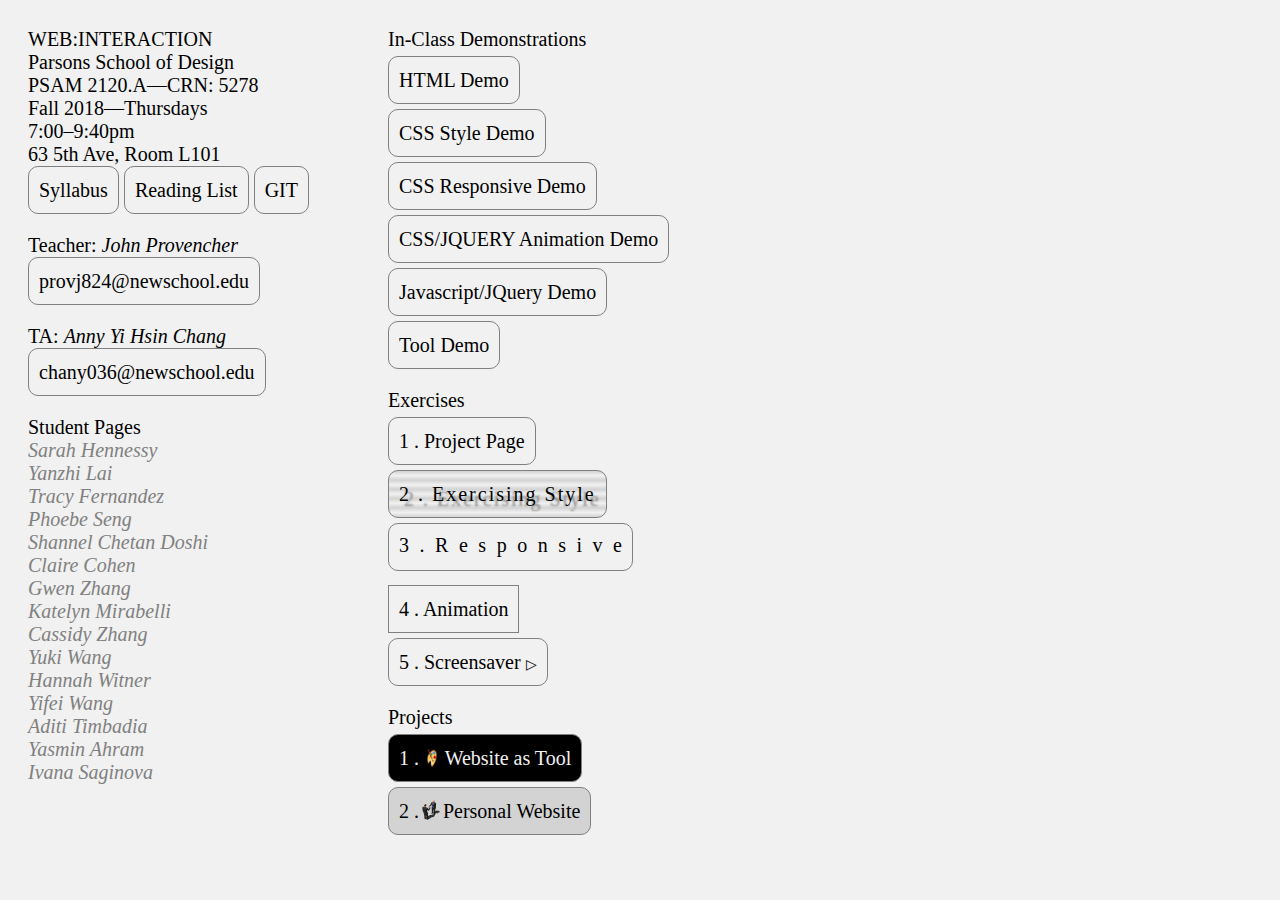
<file: index.html>
<!DOCTYPE html>
<html>
    <head>
    <meta name="viewport" content="width=device-width, initial-scale=1.0">
    <link rel="stylesheet" type="text/css" href="main.css">
        <style>
        



li {
        list-style: none;
        margin-left: 0;
        padding: 0;
}
            
            ol li{
                margin: 0;
                padding-left: 0;
            }
            ol {
                margin-top: 0;
            }
            ul {
                padding-bottom: 40px;
            }
        </style>

        <meta charset="utf-8">
        <title>Fall 2018 WEB:INTERACTION</title>
    </head>
    <body>
        <div id="container">
            <div class="section">

        <p>WEB:INTERACTION <br>
        Parsons School of Design<br>
        PSAM 2120.A—CRN: 5278 <br>
        Fall 2018—Thursdays<br>7:00–9:40pm <br>
        63 5th Ave, Room L101
        <br>
        <a href="pdfs/interactionfall2018.pdf" download><button>Syllabus</button></a><a href="pdfs/readings.pdf" download><button>Reading List</button></a><a href="https://github.com/johnp5210/interactivefall2018"><button>GIT</button></a>
        </p>
                
                <div id="contact">
            <p>
                Teacher: <i>John Provencher</i>
            <a href="mailto:provj824@newschool.edu?Subject=No%20subject" target="_top"><br><button>provj824@newschool.edu</button></a>
        </p>
            
         <p>
             TA: <i>Anny Yi Hsin Chang</i>
            <a href="mailto:chany036@newschool.edu?Subject=No%20subject" target="_top"><br><button>chany036@newschool.edu</button></a>
        </p>
            </div>
                
                         <ul>
            <p>Student Pages</p>
             <li><i><a href="https://sarahhennessy17.github.io/webf2018_SarahHennessy/" target = "blank">Sarah Hennessy</a></i></li>
             <li><i><a href="https://laiy053.github.io/webf2018_ylai/" target = "blank">Yanzhi Lai</a></i></li>
             <li><i><a href="https://fernt877.github.io/webf2018_fernandez/" target = "blank">Tracy Fernandez</a></i></li>
             <li><i><a href="https://tsenp811.github.io/webf_phoebetseng/" target = "blank">Phoebe Seng</a></i></li>
             <li><i><a href="https://shanneldoshi.github.io/webf2018_shanneldoshi/" target = "blank">Shannel Chetan Doshi</a></i></li>
             <li><i><a href="https://clairecoxo.github.io/web2018_clairecohen/" target = "blank">Claire Cohen</a></i></li>
             <li><i><a href="https://abitofgwen.github.io/webf2018_gwenzhang/index.html" target = "blank">Gwen Zhang</a></i></li>
             <li><i><a href="http://www.katelynmirabelli.com/web2018_MirabelliKatelyn/" target = "blank">Katelyn Mirabelli</a></i></li>
             <li><i><a href="https://c34zhang.github.io/web2018_cassidyzhang/" target = "blank">Cassidy Zhang</a></i></li>
             <li><i><a href="https://yifeiwang113.github.io/web2018_yukiwang/" target = "blank">Yuki Wang</a></i></li>
             <li><i><a href="https://gizzimoto.github.io/web_f2018_hannah/" target = "blank">
                Hannah Witner</a></i></li>
             <li><i><a href="https://yfwaaang.github.io/yf19web/index.html" target = "blank">Yifei Wang</a></i></li>
              <li><i><a href="https://adititimbadia.github.io/Web_FA18_Aditi_2/" target = "blank">
                  Aditi Timbadia</a></i></li>
             <li><i><a href="https://yasahram.github.io/webf2018_yasminahram/" target = "blank">
                  Yasmin Ahram</a></i></li>
                         <li><i><a href="https://ivanasaginova.github.io/web2018_ivanasaginova/" target = "blank">
                  Ivana Saginova</a></i></li>                 
            


        </ul>
                
                </div>
            
    <div class="section">

         <ol >
            <p>In-Class Demonstrations</p>
            <li><a href="demonstration_1/index.html"><button>HTML Demo</button></a></li>
            <li><a href="demonstration_2/index.html"><button>CSS Style Demo</button></a></li>
            <li><a href="demonstration_3/index.html"><button>CSS Responsive Demo</button></a></li>
            <li><a href="demonstration_4/index.html"><button>CSS/JQUERY Animation Demo</button></a></li>
            <li><a href="demonstration_5/index.html"><button>Javascript/JQuery Demo</button></a></li>
            <li><a href="demonstration_6/index.html"><button>Tool Demo</button></a></li>

        </ol>
        
        
        <ol>
            <p>Exercises</p>
            <li><a href="excercise_1/index.html"><button>1 . Project Page</button></a></li>
            <li id="style"><a href="excercise_2/index.html"><button><p>2 . Exercising Style<p></button></a></li>
            <li id="responsive"><a href="excercise_3/index.html"><button>3 . R e s p o n s i v e</button></a></li>
            <li id="animation"><a href="excercise_4/index.html"><button><p>4 . Animation<p></button></a></li>
            <li id="song"><a href="excercise_5/index.html"><button><p>5 . Screensaver <span style="font-size:14px">▷</span><p></button></a></li>


        </ol>
            
            
         <ol style="margin-bottom:50px">
            <p>Projects</p>
             <li id="tool"><a href="project_1/index.html"><button><p> 1 . <span class="emoji">            <img src="tool.gif">
</span> Website as Tool <p></button></a></li>
             
            <li id="identity"><a href="project_2/index.html"><button><p> 2 . <span class="emoji">            <img src="personal.gif">
</span> Personal Website <p></button></a></li>

        </ol>
            
            

      
        

      </div>  
        

        

        </div>
    </body>
</html>
</file>
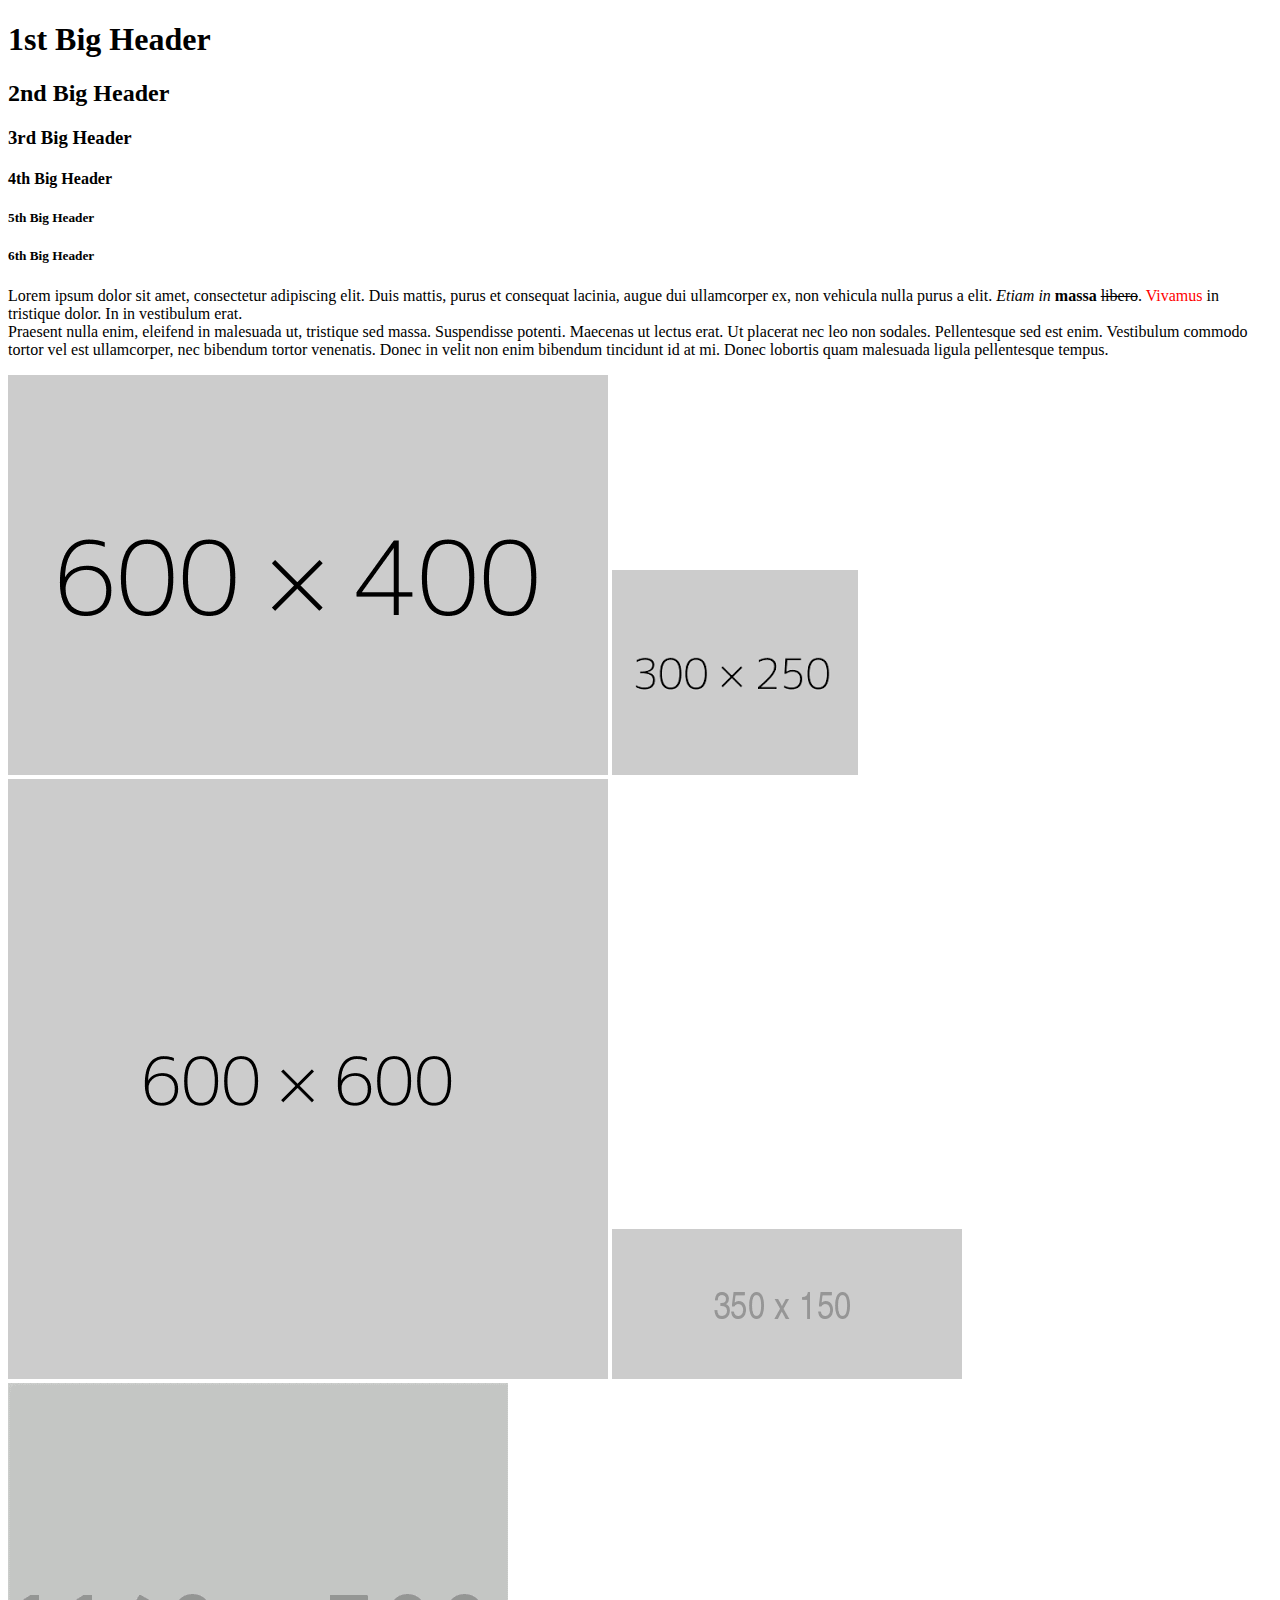
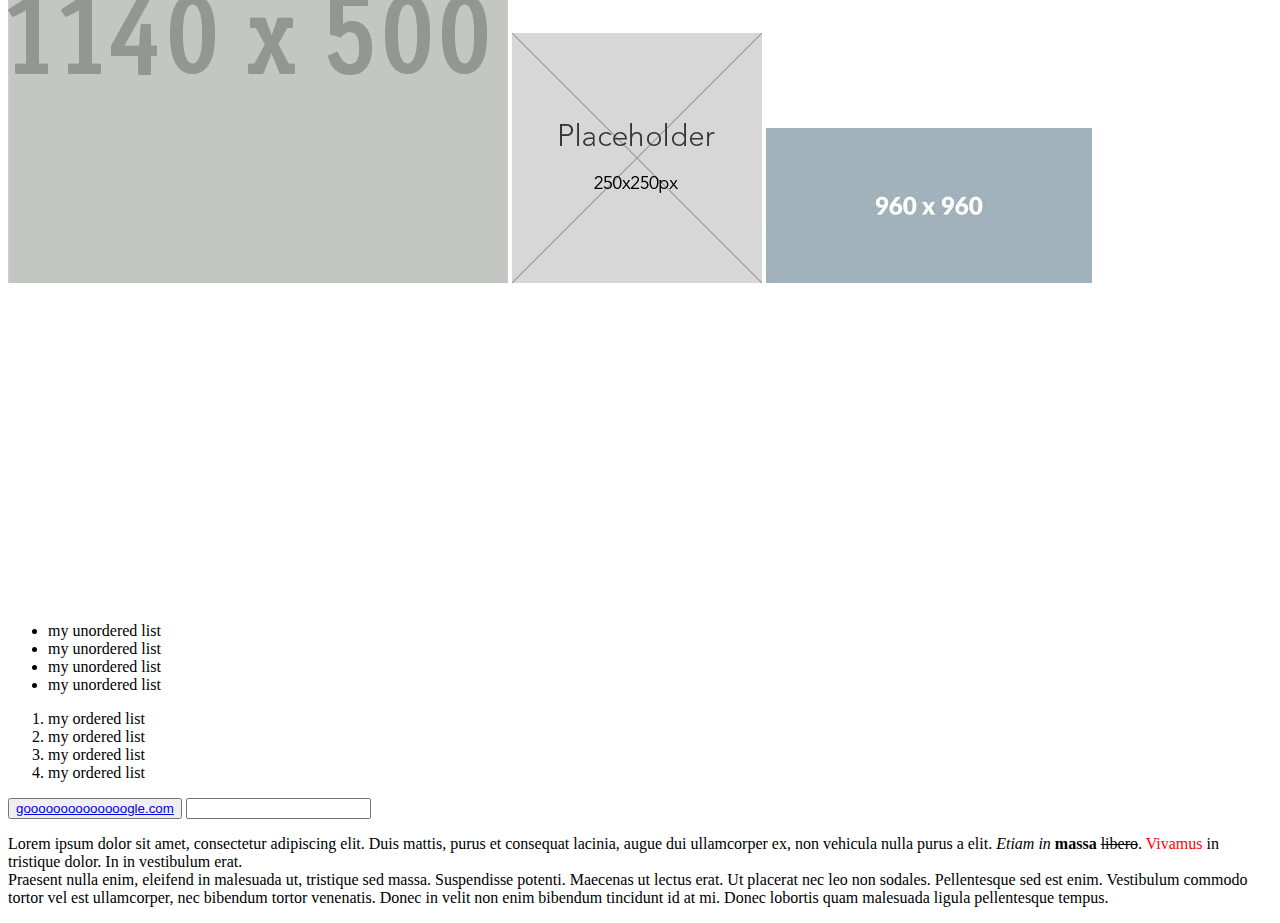
<file: demonstration_1/index.html>
<!DOCTYPE html>
<html>
    <head>
        <title>John's Awesome Site</title>
        
    <style>

    </style>
        
    </head>

    <body>
        <div id="container">
        <div>
        <h1>1st Big Header</h1>
        <h2>2nd Big Header</h2>
        <h3>3rd Big Header</h3>
        <h4 class="redRectangle">4th Big Header</h4>
        <h5>5th Big Header</h5>
        <h5>6th Big Header</h5>
        </div>
        
        <div id="topRectangle" class="redRectangle"></div>
        <div  class="redRectangle"></div>
  
        <p>Lorem ipsum dolor sit amet, consectetur adipiscing elit. Duis mattis, purus et consequat lacinia, augue dui ullamcorper ex, non vehicula nulla purus a elit. <i>Etiam</i> <em>in</em> <b>massa</b> <strike>libero</strike>. <span style="color: red">Vivamus</span> in tristique dolor. In in vestibulum erat. <br> Praesent nulla enim, eleifend in malesuada ut, tristique sed massa. Suspendisse potenti. Maecenas ut lectus erat. Ut placerat nec leo non sodales. Pellentesque sed est enim. Vestibulum commodo tortor vel est ullamcorper, nec bibendum tortor venenatis. Donec in velit non enim bibendum tincidunt id at mi. Donec lobortis quam malesuada ligula pellentesque tempus.</p>
        
            
            
        <img src="imgs/image1.png">
        <img src="imgs/image2.png">
        <img src="imgs/image3.png">
        <img src="imgs/image4.png">
        <img src="imgs/image5.gif">
        <img src="imgs/image6.png">
        <img src="imgs/image7.jpeg">
        <iframe width="560" height="315" src="https://www.youtube.com/embed/XQu8TTBmGhA" frameborder="0" allow="autoplay; encrypted-media" allowfullscreen></iframe>
     
        
        <ul> 
            <li>my unordered list</li>
            <li>my unordered list</li>
            <li>my unordered list</li>
            <li>my unordered list</li>

        </ul>
        
        <ol> 
            <li>my ordered list</li>
            <li>my ordered list</li>
            <li>my ordered list</li>
            <li>my ordered list</li>
        </ol>
        
        <button><a href="https://www.google.com/">goooooooooooooogle.com</a>
        </button>
        
        <input type="list" list="colors">
        
        <datalist id="colors">
            <option value="red"></option>
            <option value="green"></option>
            <option value="blue"></option>
        </datalist>
        
           <p>Lorem ipsum dolor sit amet, consectetur adipiscing elit. Duis mattis, purus et consequat lacinia, augue dui ullamcorper ex, non vehicula nulla purus a elit. <i>Etiam</i> <em>in</em> <b>massa</b> <strike>libero</strike>. <span style="color: red">Vivamus</span> in tristique dolor. In in vestibulum erat. <br> Praesent nulla enim, eleifend in malesuada ut, tristique sed massa. Suspendisse potenti. Maecenas ut lectus erat. Ut placerat nec leo non sodales. Pellentesque sed est enim. Vestibulum commodo tortor vel est ullamcorper, nec bibendum tortor venenatis. Donec in velit non enim bibendum tincidunt id at mi. Donec lobortis quam malesuada ligula pellentesque tempus.</p> 
</div>
    </body>
</html>
</file>
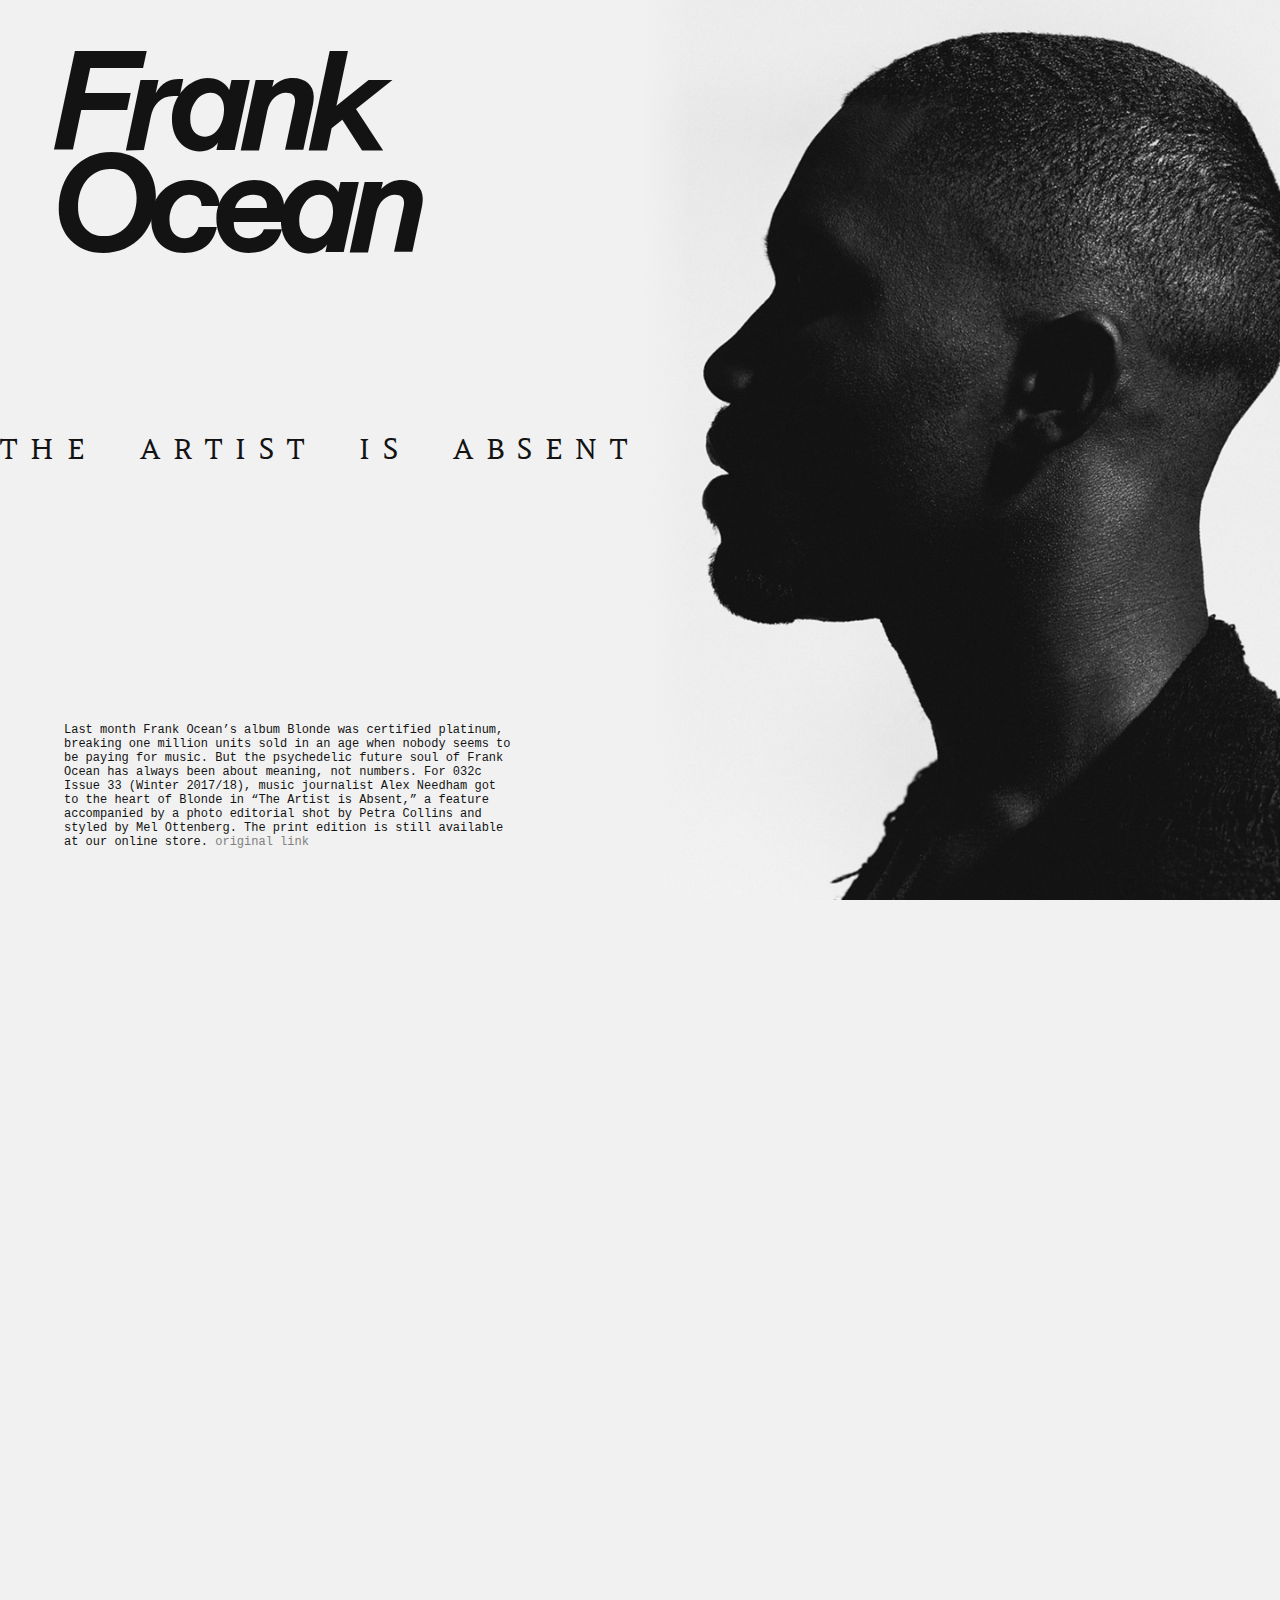
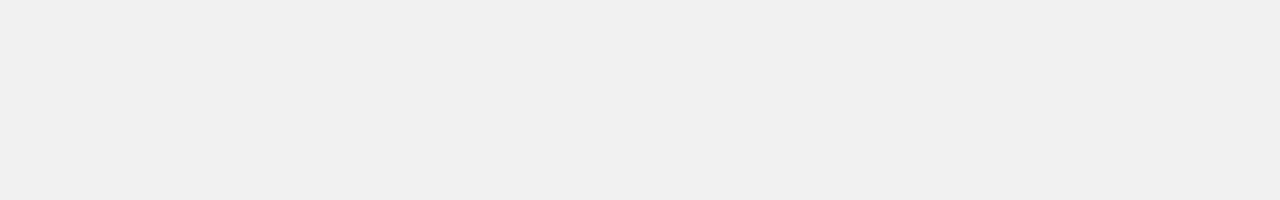
<file: demonstration_3/index.html>
<!DOCTYPE html>

<html>
<head>
    <meta name="viewport" content="width=device-width, user-scalable=no">
	<meta charset="utf-8">
    <link rel="stylesheet" type="text/css" href="main.css">
    <link href="https://fonts.googleapis.com/css?family=Amethysta" rel="stylesheet">

	<title>Demonstration #3</title>
</head>
<body>
	<div id="container">
		<div class="half">
			<h1>Frank Ocean</h1>
 			<h2>The Artist is Absent</h2>
            <p>Last month Frank Ocean’s album Blonde was certified platinum, breaking one million units sold in an age when nobody seems to be paying for music. But the psychedelic future soul of Frank Ocean has always been about meaning, not numbers. For 032c Issue 33 (Winter 2017/18), music journalist Alex Needham got to the heart of Blonde in “The Artist is Absent,” a feature accompanied by a photo editorial shot by Petra Collins and styled by Mel Ottenberg. The print edition is still available at our online store. <a href="https://032c.com/frank-ocean-the-artist-is-absent-2">original link</a></p>
		</div>
		<div class="half">
			<div id="gradient">
			</div>
			<div id="picture">
			</div>
		</div>
	</div>
</body>
</html>
</file>
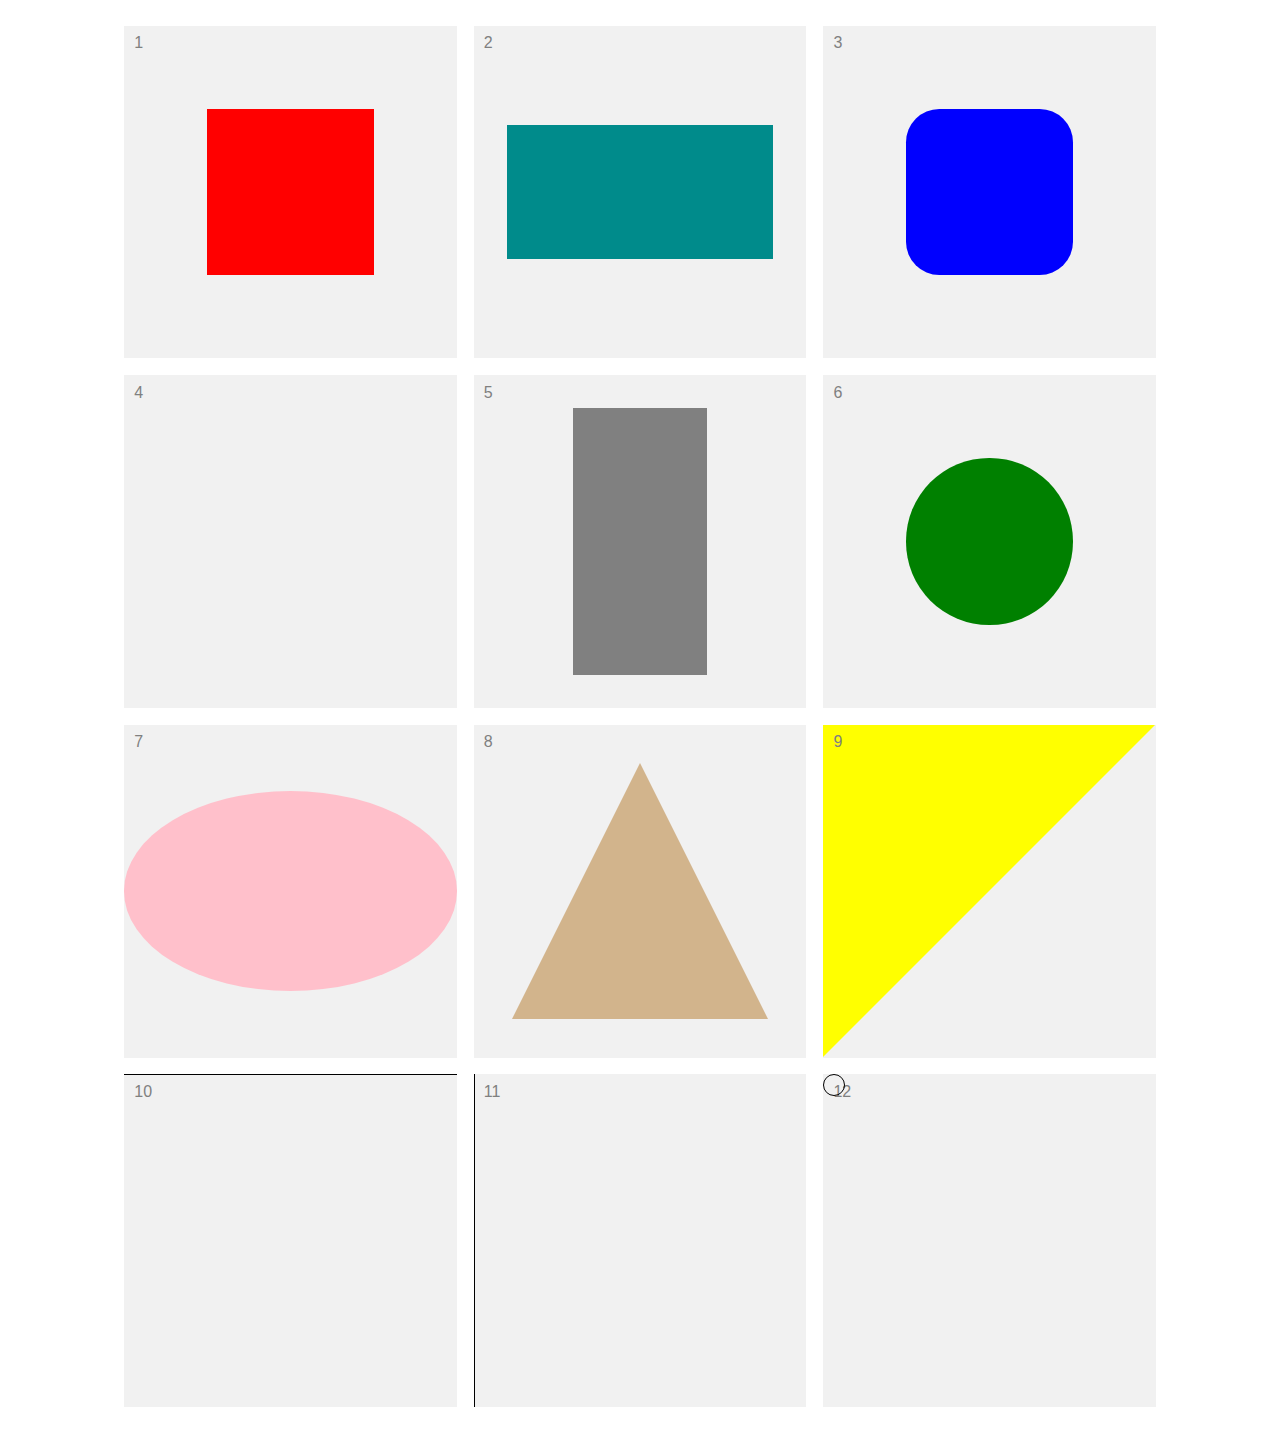
<file: demonstration_4/index.html>
<!DOCTYPE html>

<html>
<head>
<meta name="viewport" content="width=device-width, initial-scale=0">
	<meta charset="utf-8">
    <link rel="stylesheet" type="text/css" href="main.css">
        <script src="https://ajax.googleapis.com/ajax/libs/jquery/3.3.1/jquery.min.js"></script>

    <script src="scripts.js"></script>

	<title>Demonstration #4</title>
</head>
<body>
	<div id="container">
        <div class="grid"><p>1</p><div id="square"></div></div>
    <div class="grid"><p>2</p><div id="rectangle"></div></div>
    <div class="grid"><p>3</p><div id="roundedSquare"></div></div>
    <div class="grid"><p>4</p><div id="full"></div></div>
    <div class="grid"><p>5</p><div id="tallRectangle"></div></div>
    <div class="grid"><p>6</p><div id="circle"></div></div>
    <div class="grid"><p>7</p><div id="oval"></div></div>
    <div class="grid"><p>8</p><div id="triangle"></div></div>
    <div class="grid"><p>9</p><div id="cross"></div></div>
    <div class="grid" id="mouseY"><p>10</p><div id="lineX"></div></div>
    <div class="grid" id="mouseX"><p>11</p><div id="lineY"></div></div>
    <div class="grid" id="mouse"><p>12</p><div id="dot"></div></div>

	</div>
</body>
</html>
</file>
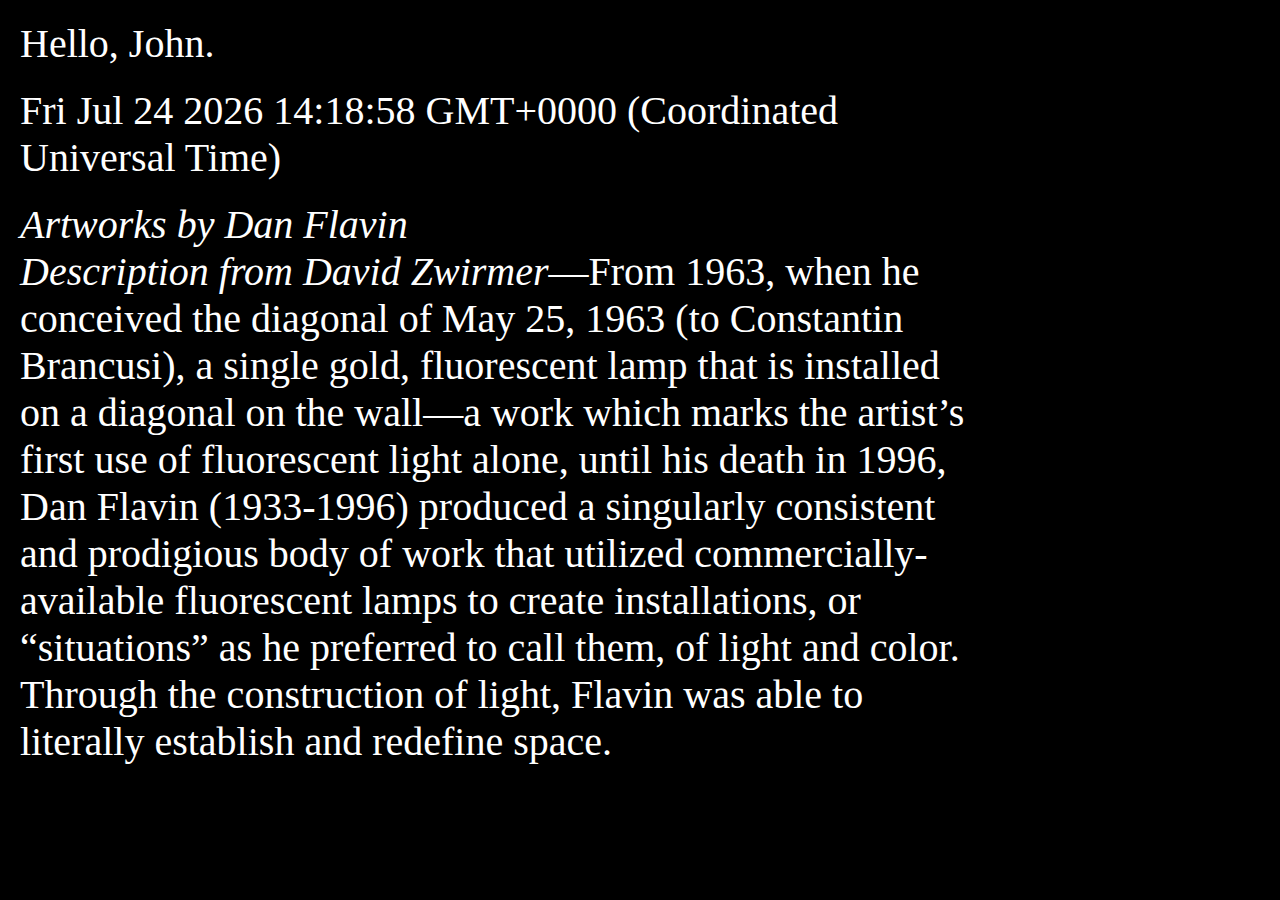
<file: demonstration_5/index.html>
<!DOCTYPE html>
<html>
<head>
<meta name="viewport" content="width=device-width, initial-scale=0">
<meta charset="utf-8">
<title>Demonstration #5</title>
<link rel="stylesheet" type="text/css" href="main.css">
<script src="https://ajax.googleapis.com/ajax/libs/jquery/3.3.1/jquery.min.js"></script>
<script src="scripts.js"></script>
  
</head>
<body>
	<div id="container">
        
    <div id="screensaver"></div>
        <div id="about">
        <p id="text"></p>
        <p id="date"></p>
        <p ><i>Artworks by Dan Flavin</i><br>
           <i>Description from David Zwirmer</i>—From 1963, when he conceived the diagonal of May 25, 1963 (to Constantin Brancusi), a single gold, fluorescent lamp that is installed on a diagonal on the wall—a work which marks the artist’s first use of fluorescent light alone, until his death in 1996, Dan Flavin (1933-1996) produced a singularly consistent and prodigious body of work that utilized commercially-available fluorescent lamps to create installations, or “situations” as he preferred to call them, of light and color. Through the construction of light, Flavin was able to literally establish and redefine space.</p>
        </div>
        <div id="ticker"></div>
	</div>
</body>
</html>
</file>
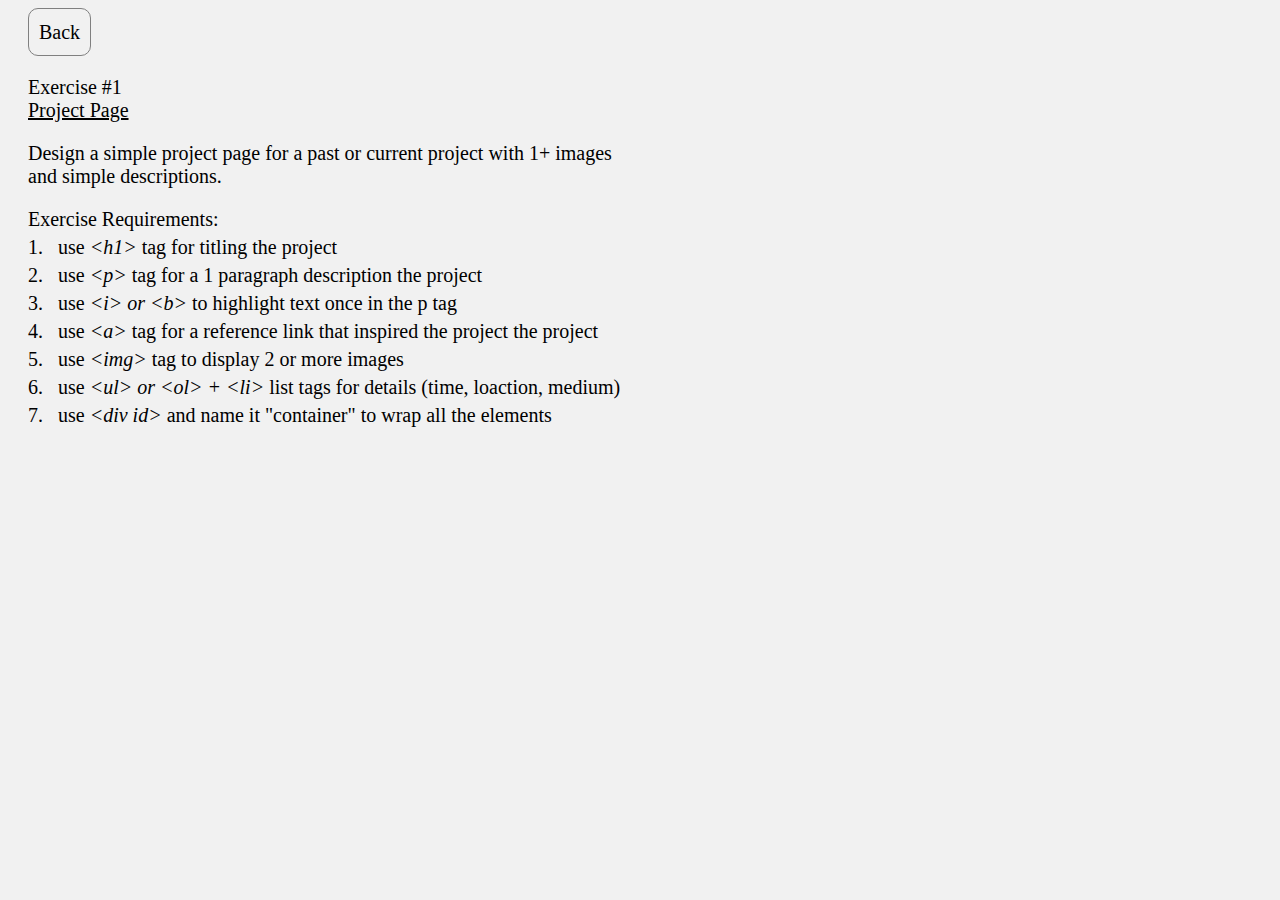
<file: excercise_1/index.html>
<!DOCTYPE html>
<html>
    <meta name="viewport" content="width=device-width, initial-scale=1.0">
    <link rel="stylesheet" type="text/css" href="../main.css">


    <head>
        <meta charset="utf-8">
        <title>Exercise #1 </title>
    </head>
    <body>
        <div id="container">
        <a href="../index.html"><button>Back</button></a>
        <p> Exercise #1<br>
            <span style="text-decoration: underline"> Project Page</span>
        </p>
        <p>
            Design a simple project page for a past or current project with 1+ images and simple descriptions. 
        </p>
        
         <ol>
            <p>Exercise Requirements:</p>
            <li> use <i>&lt;h1&gt;</i> tag  for titling the project</li>
            <li> use <i>&lt;p&gt;</i>  tag  for a 1 paragraph description the project</li>
             <li> use <i>&lt;i&gt; or &lt;b&gt;</i>  to highlight text once in the p tag</li>
            <li> use <i>&lt;a&gt;</i>  tag  for a reference link that inspired the project the project</li>
            <li> use <i>&lt;img&gt;</i> tag  to display 2 or more images</li>
            <li> use <i>&lt;ul&gt; or &lt;ol&gt; + &lt;li&gt;</i>  list tags for details (time, loaction, medium)</li>
            <li> use <i>&lt;div id&gt; </i>  and name it "container" to wrap all the elements</li>

        </ol>
            

        </div>
    </body>
</html>
</file>
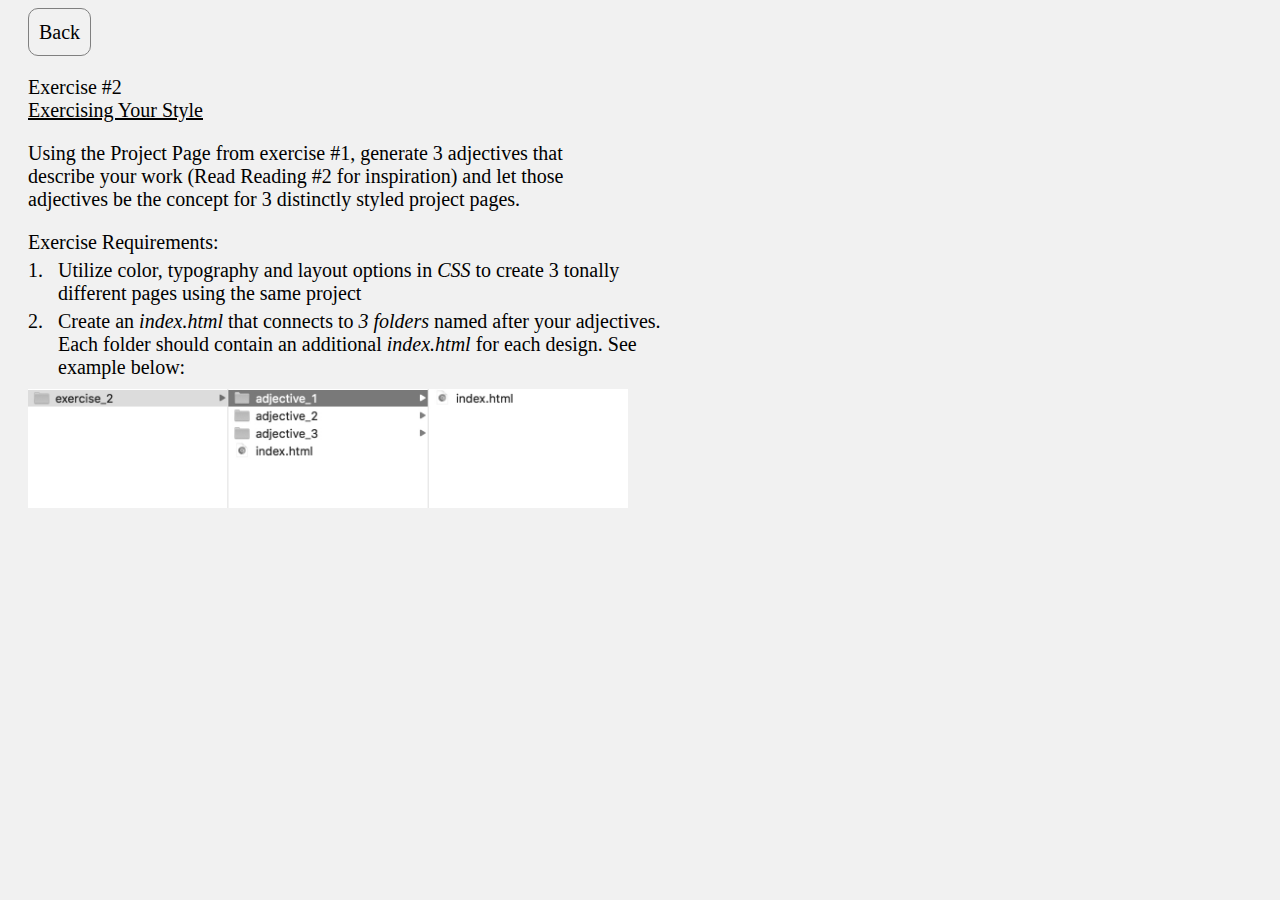
<file: excercise_2/index.html>
<!DOCTYPE html>
<html>
    <head>
    <meta name="viewport" content="width=device-width, initial-scale=1.0">
    <link rel="stylesheet" type="text/css" href="../main.css">

        <meta charset="utf-8">
        <title>Exercise #2 </title>
    </head>
    <body>
        <div id="container">
        <a href="../index.html"><button>Back</button></a>
        <p> Exercise #2<br>
            <span style="text-decoration: underline">Exercising Your Style</span>
        </p>
        <p>
           Using the Project Page from exercise #1, generate 3 adjectives that describe your work (Read Reading #2 for inspiration) and let those adjectives be the concept for 3 distinctly styled project pages.  
        </p>
        
         <ol>
             <p>Exercise Requirements:</p>
             <li> Utilize color, typography and layout options in <i>CSS</i> to create 3 tonally different pages using the same project</li>
             <li> Create an <i>index.html</i> that connects to <i>3 folders</i> named after your adjectives. Each folder should contain an additional <i>index.html</i> for each design. See example below:</li>
             <img src="example.png" style="width:600px; margin-top:10px;">
        </ol>
            

        </div>
    </body>
</html>
</file>
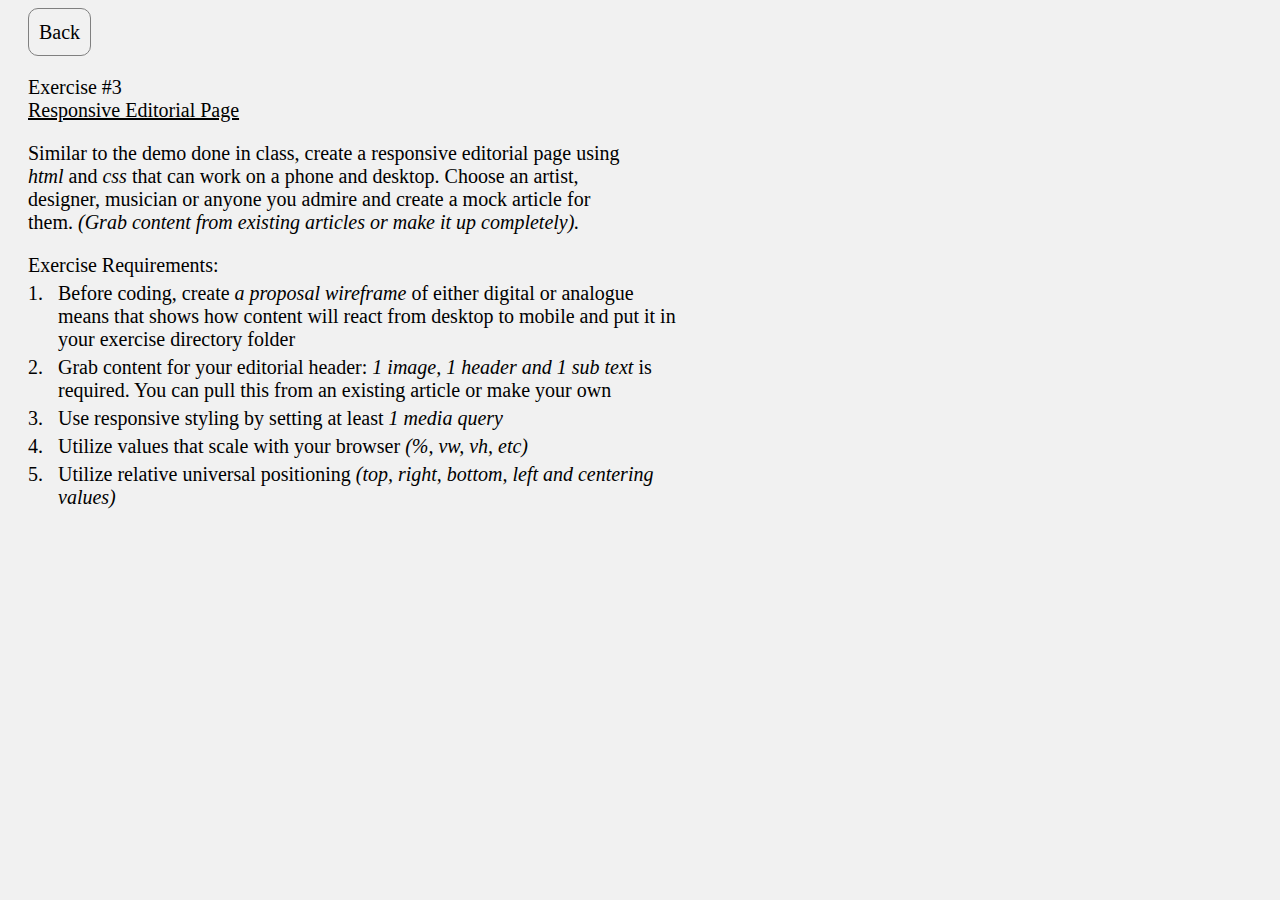
<file: excercise_3/index.html>
<!DOCTYPE html>
<html>
    <head>
    <meta name="viewport" content="width=device-width, initial-scale=1.0">
    <link rel="stylesheet" type="text/css" href="../main.css">

        <meta charset="utf-8">
        <title>Exercise #3 </title>
    </head>
    <body>
        <div id="container">
        <a href="../index.html"><button>Back</button></a>
        <p> Exercise #3<br>
            <span style="text-decoration: underline">Responsive Editorial Page</span>
        </p>
        <p>
            Similar to the demo done in class, create a responsive editorial page using <i>html</i> and <i>css</i> that can work on a phone and desktop. Choose an artist, designer, musician or anyone you admire and create a mock article for them. <i>(Grab content from existing articles or make it up completely).</i>
        </p>
        
         <ol>
             <p>Exercise Requirements:</p>
             <li>Before coding, create<i> a proposal wireframe</i> of either digital or analogue means that shows how content will react from desktop to mobile and put it in your exercise directory folder</li>
             <li>Grab content for your editorial header: <i> 1 image, 1 header and 1 sub text </i> is required. You can pull this from an existing article or make your own</li>
             <li>Use responsive styling by setting at least <i>1 media query </i></li>
             <li>Utilize values that scale with your browser <i>(%, vw, vh, etc)</i></li>
             <li>Utilize relative universal positioning <i>(top, right, bottom, left and centering values)</i></li>

        </ol>
            

        </div>
    </body>
</html>
</file>
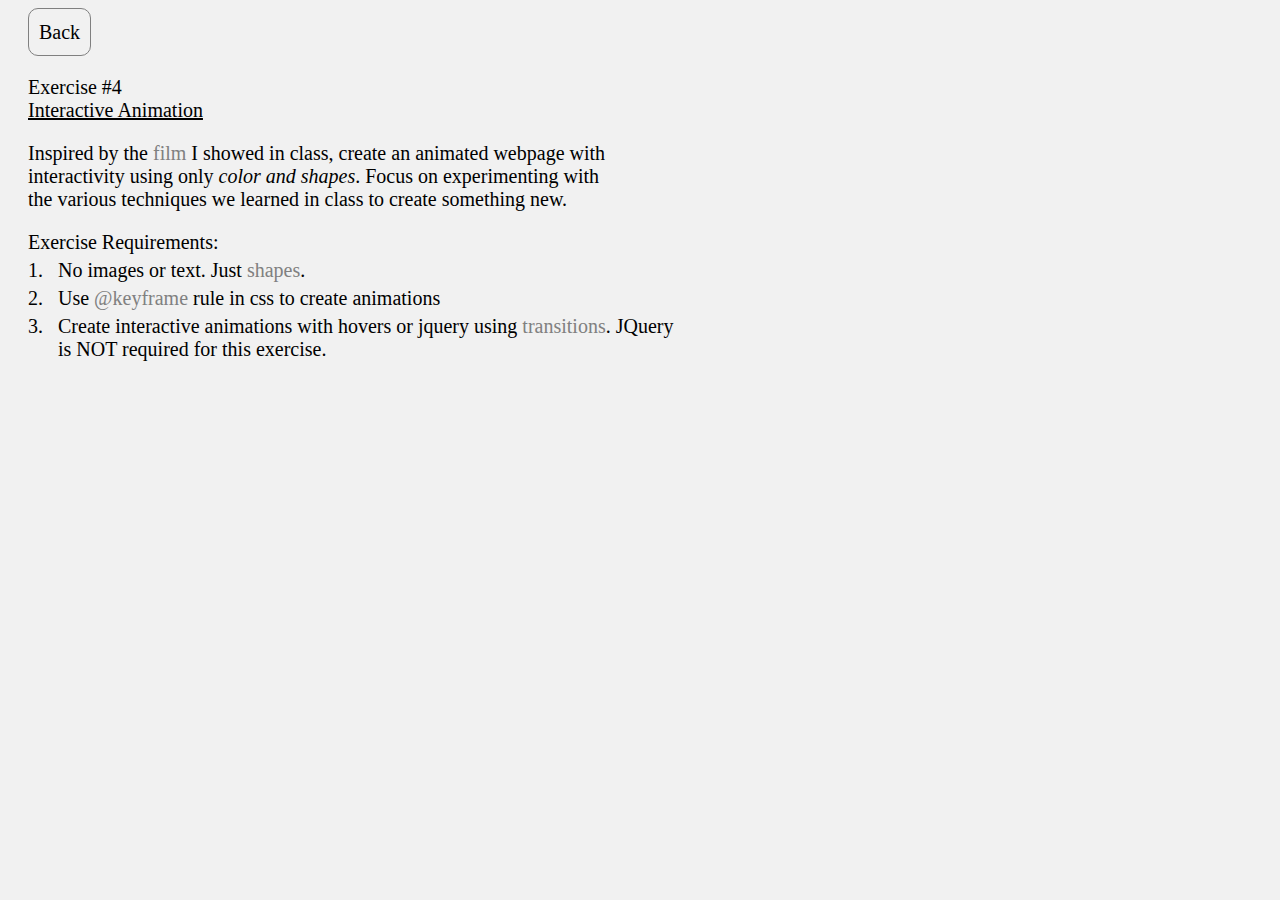
<file: excercise_4/index.html>
<!DOCTYPE html>
<html>
    <head>
    <meta name="viewport" content="width=device-width, initial-scale=1.0">
    <link rel="stylesheet" type="text/css" href="../main.css">

        <meta charset="utf-8">
        <title>Exercise #4 </title>
    </head>
    <body>
        <div id="container">
        <a href="../index.html"><button>Back</button></a>
        <p> Exercise #4<br>
            <span style="text-decoration: underline">Interactive Animation</span>
        </p>
        <p>
            Inspired by the <a href="https://www.youtube.com/watch?v=E3-vsKwQ0Cg">film</a> I showed in class, create an animated webpage with interactivity using only <i>color and shapes</i>. Focus on experimenting with the various techniques we learned in class to create something new. 
        </p>
        
         <ol>
             <p>Exercise Requirements:</p>
             <li>No images or text. Just <a href="https://css-tricks.com/examples/ShapesOfCSS/">shapes</a>.</li>
             <li>Use <a href="https://www.w3schools.com/cssref/css3_pr_animation-keyframes.asp">@keyframe</a> rule in css to create animations</li>
             <li> Create interactive animations with hovers or jquery using <a href="https://www.w3schools.com/css/css3_transitions.asp">transitions</a>. JQuery is NOT required for this exercise.</li>
        </ol>
            

        </div>
    </body>
</html>
</file>
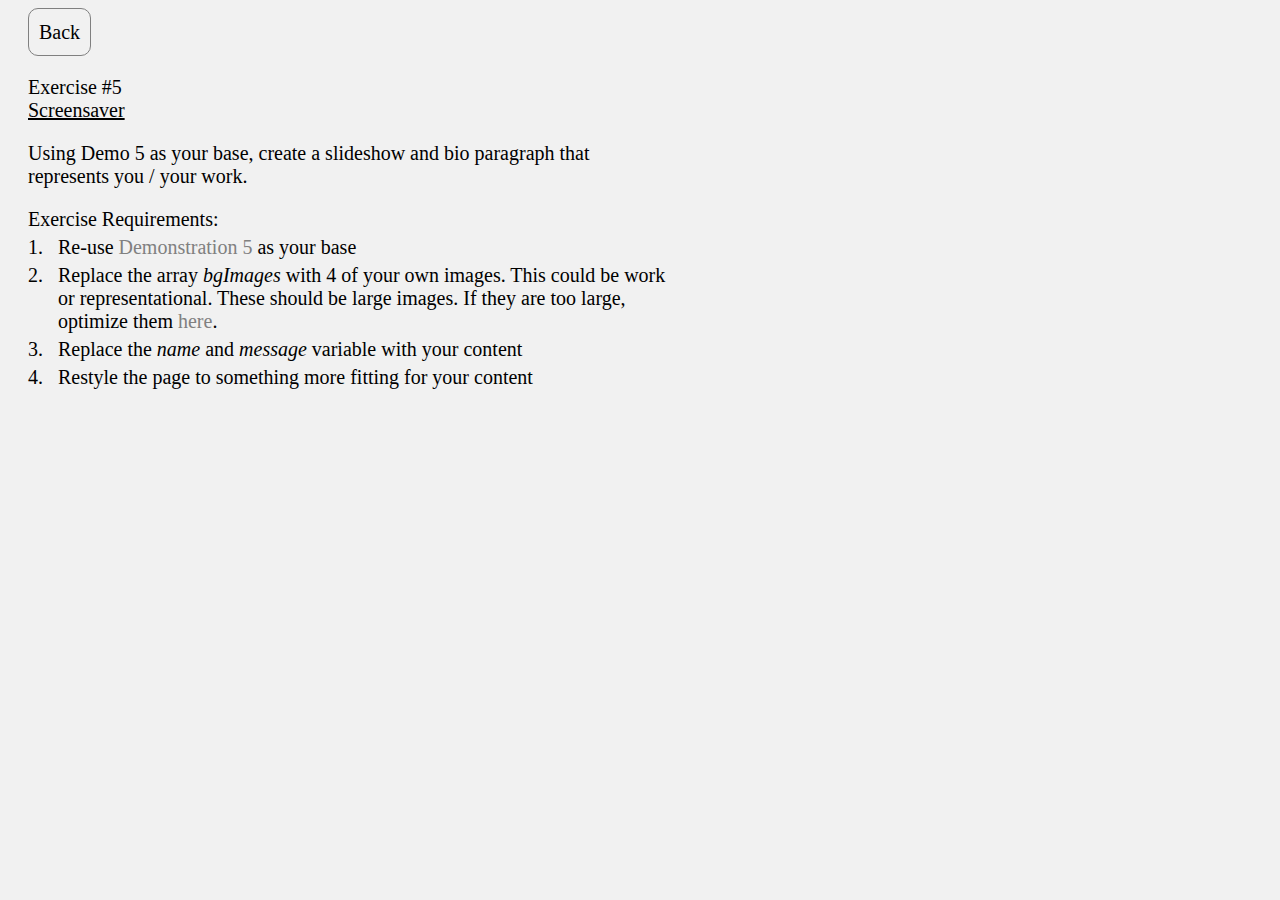
<file: excercise_5/index.html>
<!DOCTYPE html>
<html>
    <head>
    <meta name="viewport" content="width=device-width, initial-scale=1.0">
    <link rel="stylesheet" type="text/css" href="../main.css">
        <meta charset="utf-8">
        <title>Exercise #5</title>
    </head>
    <body>
        <div id="container">
        <a href="../index.html"><button>Back</button></a>
        <p> Exercise #5<br>
            <span style="text-decoration: underline">Screensaver</span>
        </p>
        <p>
            Using Demo 5 as your base, create a slideshow and bio paragraph that represents you / your work. 
        </p>
        
         <ol>
             <p>Exercise Requirements:</p>
             <li>Re-use <a href="https://www.dropbox.com/sh/m094tjti569pguq/AACiAT1RUUOIXkc_G4nAsWdia?dl=0" target="_blank">Demonstration 5</a> as your base</li>
             <li>Replace the array <i>bgImages</i> with 4 of your own images. This could be work or representational. These should be large images. If they are too large, optimize them <a href="https://tinypng.com/">here</a>.</li>
             <li>Replace the <i>name</i> and <i>message</i> variable with your content</li>
             <li>Restyle the page to something more fitting for your content</li>
        </ol>

        </div>
    </body>
</html>
</file>
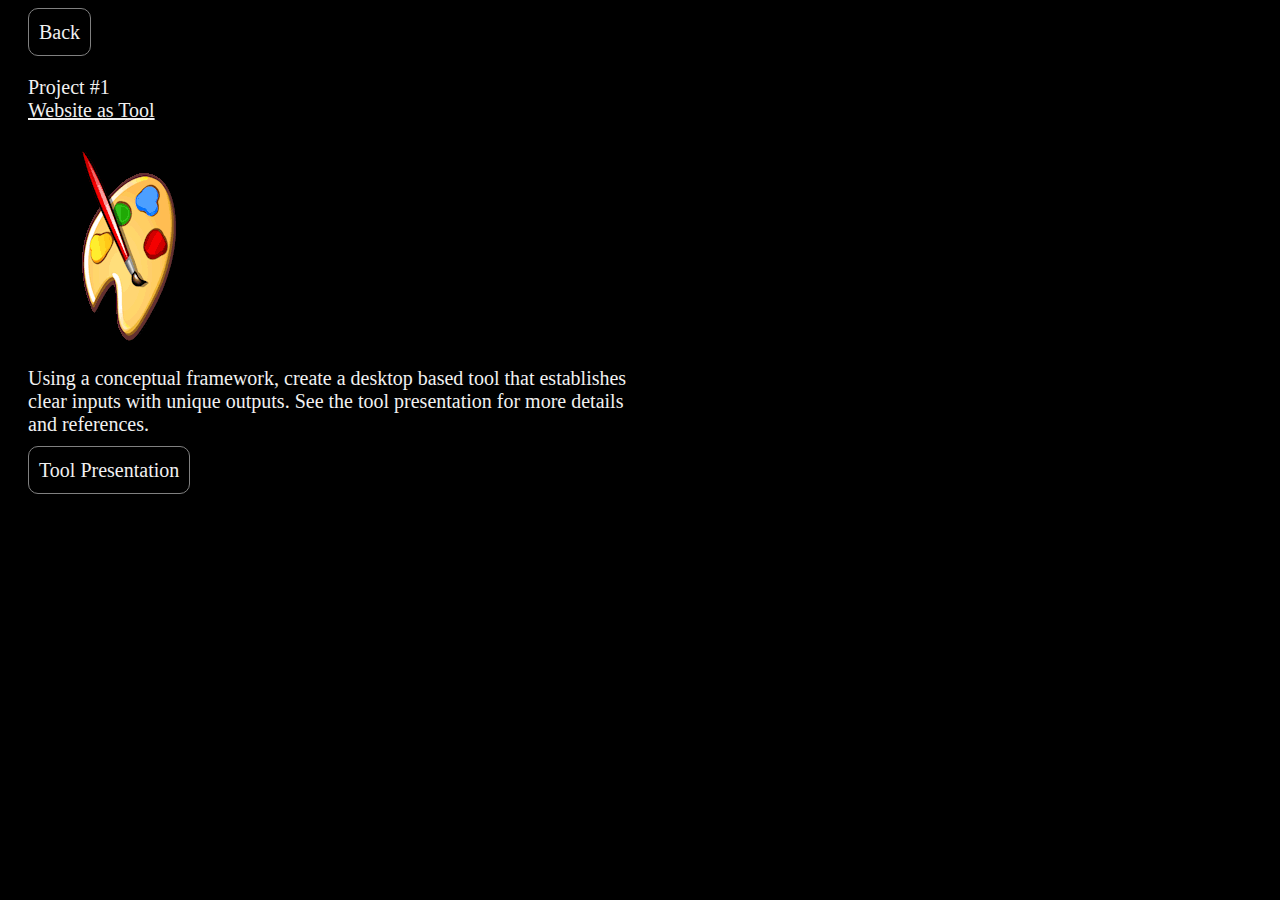
<file: project_1/index.html>
<!DOCTYPE html>
<html>
    <head>
    <meta name="viewport" content="width=device-width, initial-scale=1.0">
    <link rel="stylesheet" type="text/css" href="../main.css">
        <meta charset="utf-8">
        <title>Project #1</title>
        <style>
            body {
                background-color: black;
                color: #f1f1f1;
            }
            button {
                background-color: black;
                color: #f1f1f1;

            }
        </style>
    </head>
    <body>
        <div id="container">
        <a href="../index.html"><button>Back</button></a>
        <p> Project #1<br>
            <span style="text-decoration: underline">Website as Tool</span>
        </p>
            <img style="margin-top:20px" src="tool.gif">
        <p>
            Using a conceptual framework, create a desktop based tool that establishes clear inputs 
            with unique outputs. See the tool presentation for more details and references.
 
        </p>
        
            <a href="https://docs.google.com/presentation/d/1Ll4UplUvHMK55YK8Omr7l4YXqeB2yWmuITvVcslMhq0/edit?usp=sharing" target="_blank"><button style="margin-top:10px">Tool Presentation</button></a>

        </div>
    </body>
</html>
</file>
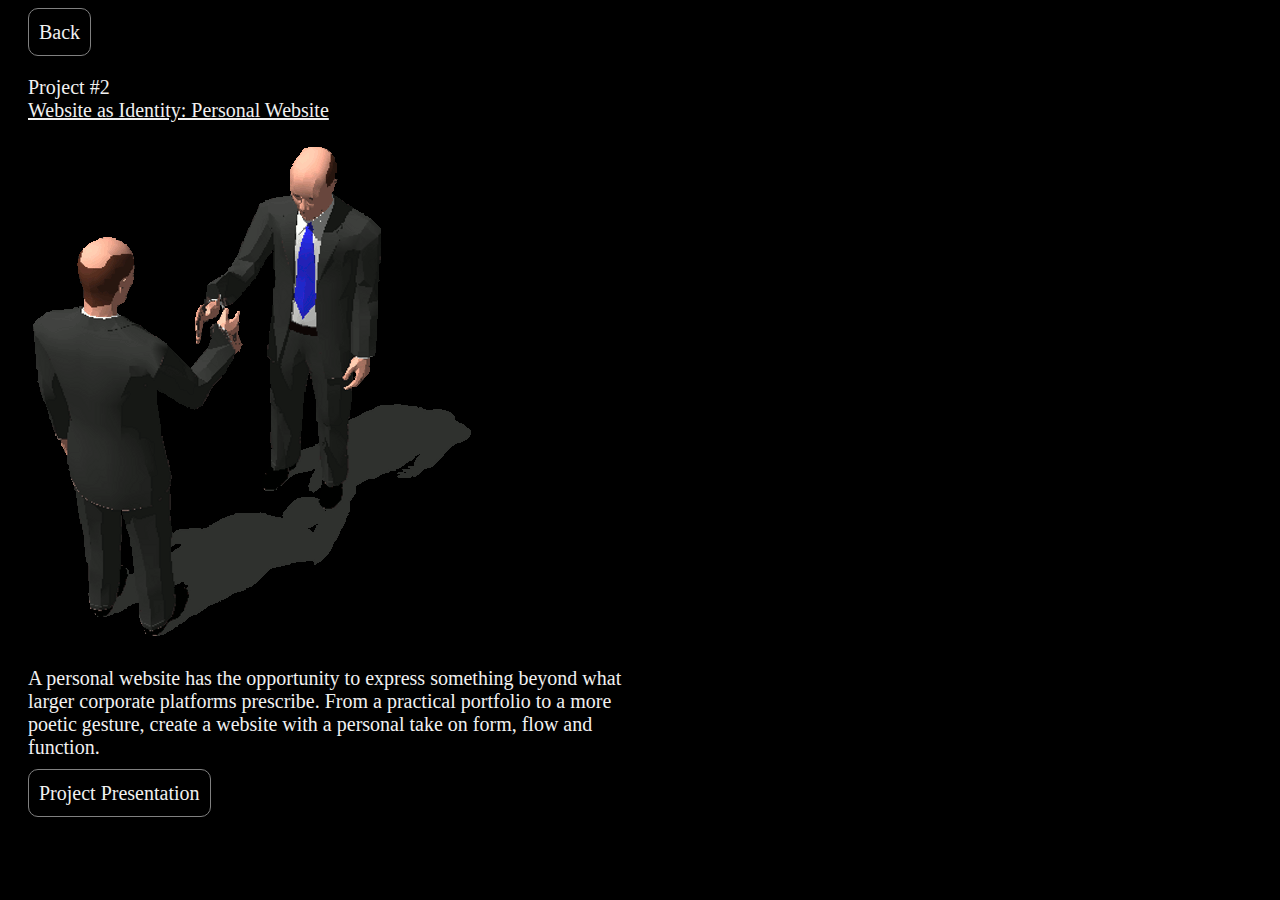
<file: project_2/index.html>
<!DOCTYPE html>
<html>
    <head>
    <meta name="viewport" content="width=device-width, initial-scale=1.0">
    <link rel="stylesheet" type="text/css" href="../main.css">
        <meta charset="utf-8">
        <title>Project #1</title>
        <style>
            body {
                background-color: black;
                color: #f1f1f1;
            }
            button {
                background-color: black;
                color: #f1f1f1;

            }
        </style>
    </head>
    <body>
        <div id="container">
        <a href="../index.html"><button>Back</button></a>
        <p> Project #2<br>
            <span style="text-decoration: underline">Website as Identity: Personal Website</span>
        </p>
            <img style="margin-top:20px" src="../personal.gif">
        <p>
           A personal website has the opportunity to express something beyond what larger corporate platforms prescribe. From a practical portfolio to a more poetic gesture, create a website with a personal take on form, flow and function.
 
        </p>
        
            <a href="https://docs.google.com/presentation/d/1JJgUy9sC1e_7dM4iBnY7kDtXkccprOpUUA6lOpZSwGg/edit?usp=sharing" target="_blank"><button style="margin-top:10px">Project Presentation</button></a>

        </div>
    </body>
</html>
</file>
<file: main.css>
body {
            font-size: 20px;
            background-color: #f1f1f1;

        }
        
        p {
            margin: 20px 0px 0px 0px;
                            max-width: 600px;

            
        }
        
        #container {
            margin: 0px 20px;

        }
        button {
            padding: 10px;
            border-radius: 10px;
            font-size: 20px;
            font-family: 'times new roman';
            margin-right: 5px;
            border: 1px solid grey;
            background-color: #f1f1f1;
            transition: .1s ;
            outline: none;
            height: 48px;


        }

.section {
    display: inline-block;
    float: left;
    min-width: 360px;
    margin: 0;
}

#contact {
    margin:20px 0px 10px;
}





        button:hover {
        cursor: pointer;
        box-shadow: 4px 4px 10px #888888;

        }

        a {
            color: grey;
            text-decoration: none;
        }

a:hover {
    color: black
}


ol, ul {
    padding: 0;
    margin: 15px 0px 0px;
     max-width: 660px;


}

ol li {
    margin-bottom: 0px;
    padding: 5px 10px;
    padding-bottom: 0px;

}

li {
    margin-left: 20px;
    padding-bottom: 10px;
    
}



button{
    margin-top: 0;
}
#style button {
            letter-spacing: 2px;
            background-image: linear-gradient(to top, lightgrey , #f1f1f1,lightgrey, #f1f1f1,lightgrey, #f1f1f1,lightgrey,#f1f1f1,lightgrey, #f1f1f1,lightgrey);
            
    
}

#style p {
    margin: 0;
    padding: 0;
        color: black;
        text-shadow: 5px 5px 2px #888888;

}


#responsive button  {
            width: 70%;
            height: 48px;
    
}
.emoji img {
    display: inline-block;
    line-height: 0;
    height: 20px;
    margin: -2px
}


#responsive button  {
  text-align: justify;
}
#responsive button:after {
  content: "";
  display: inline-block;
  width: 70%;
    height: 10px;
}

#responsive button:hover  {
    
  width: 100%;

}

#animation p {
    margin: 0;
    padding: 0;
    color: black;
}

#song p {
    margin: 0;
    margin-top:2px;
    padding: 0;
    color: black;
}

#tool p {
    margin: 0;
    margin-top:2px;
    padding: 0;
    color: #f1f1f1;
}

#tool button {
    background-color: black;
}


#identity p {
    margin: 0;
    margin-top:2px;
    padding: 0;
    color: black;
}

#identity button {
    background-color: lightgrey;
}

#animation button {
    border-radius: 0;
      -webkit-animation: animated2 4s ease infinite; /* Safari 4+ */
  -moz-animation:    animated2 4s ease infinite; /* Fx 5+ */
  -o-animation:      animated2 4s ease infinite; /* Opera 12+ */
  animation:         animated2 4s ease infinite; /* IE 10+, Fx 29+ */
}


@-webkit-keyframes animated2 {
  0%   { border-radius: 0; }
  50% { border-radius: 20px; }
  100% { border-radius: 0; }

}
@-moz-keyframes animated2 {
  0%   { border-radius: 0; }
  50% { border-radius: 20px; }
  100% { border-radius: 0; }
}
@-o-keyframes animated2 {
  0%   { border-radius: 0; }
  50% { border-radius: 20px; }
  100% { border-radius: 0; }
}
@keyframes animated2 {
  0%   { border-radius: 0; }
  50% { border-radius: 20px; }
  100% { border-radius: 0; }
}




@media only screen and (max-width: 600px) {

}
</file>
<file: demonstration_3/main.css>
@font-face{
	font-family: Favorit;
	src: url('favorit.woff') format('woff');
}
body {
	margin: 0;
	padding: 0;
	color: #131313;
	overflow: hidden;
	background-color: #f1f1f1;
}
.half {
	width: 50%;
	height: 100vh;
	background-color: #f1f1f1;
	float: left;
	overflow: hidden;
}
#picture {
	width: 100%;
	height: 100%;
	background-image: url(imgs/frank.png);
	background-repeat: none;
	background-position: center;
	background-size: cover;
}
h1 {
	position: absolute;
	width: 50vw;
	margin: 5% 0 0 4%;
	font-family: Favorit;
	font-weight: 500;
	text-align: left;
	font-size: 11vw;
	line-height: 8vw;
	letter-spacing: -1vw;
}
h2 {
	position: absolute;
	width: 50vw;
	line-height: 100vh;
	margin: 0;
	letter-spacing: 1vw;
	font-family: 'Amethysta', serif;
	text-transform: uppercase;
	font-weight: 100;
	font-size: 28px;
	text-align: justify;
}
h2:after {
	content: "";
	display: inline-block;
	width: 100%;
}
p {
	position: absolute;
	bottom: 0px;
	margin: 0% 0% 4% 5%;
	width: 35%;
	font-size: 12px;
	line-height: 14px;
	text-align: left;
	font-family: monospace;
}
a {
	color: grey;
	text-decoration: none;
}
#gradient {
	left: 50vw;
	display: inline-block;
	position: absolute;
	width: 50px;
	height: 100vh;
	background: linear-gradient(to right, rgba(241, 241, 241, 1) 0%, rgba(255, 255, 255, 0) 100%);
}
@media only screen and (max-width: 800px) {
	body {
		width: 100%;
		height: 100%;
		position:fixed;
	}
	.half {
		width: 100vw;
		height: 50vh;
	}
	h1 {
		width: 100vw;
		margin: 8% 8%;
		font-size: 80px;
		line-height: 60px;
		letter-spacing: -5px;
	}
	h2 {
		width: 100vw;
		line-height: 46vh;
		font-size: 22px;
	}
	p {
		margin: 5% 5%;
		width: 90%;
		bottom: inherit;
		top: 25vh;
	}
	#gradient {
		left: 0vw;
		width: 100vw;
		height: 20px;
		background: linear-gradient(to bottom, rgba(241, 241, 241, 1) 0%, rgba(255, 255, 255, 0) 100%);
	}
}
</file>
<file: demonstration_4/main.css>
body {
	margin: 0;
	padding: 0;
    text-align: center;
}

p   {
    font-family: helvetica;
    color: grey;
    position: absolute;
    margin: .65vw .8vw;
}

#container {
    margin: 2vw 0vw 2vw 1vw;
    display: inline-block;
}

.grid {
    background-color: #f1f1f1;
    width: 26vw;
    height: 26vw;
    display: inline-block;
    margin: 0vw 1vw 1vw 0vw;
}


/* 1 */
#square{
        background-color: red;
        width: 50%;
        height: 50%;
        margin: 25%;
        animation: spin 10s linear ;

}
@keyframes spin 
{ 100% { -webkit-transform: rotate(360deg); transform:rotate(360deg); } }


/* 2 */
#rectangle{
        background-color:darkcyan;
        width: 80%;
        height: 40%;
        margin: 30% 10%;
        transition: .1s;
}

#rectangle:hover {
    transform: scale(1.05)
    
}
#rectangle:active{
    transform: scale(.95)
}

/* 3 */
#roundedSquare{
        background-color: blue;
        width: 50%;
        height: 50%;
        margin: 25%;
        border-radius: 20%;
        transition: .2s ease;
}

#roundedSquare:active{
        margin: 0%;
        width: 100%;
        height: 100%;
}


#roundedSquare:hover{
        border-radius: 0%;
}

/* 4 */

#full{
        background-color:#f1f1f1;
        width: 100%;
        height: 100%;
}

@keyframes fullAnimation {
  0%   { background-color: #f1f1f1; }
  50% { background-color: pink; }
  100% { background-color: #f1f1f1; }
}

#full:hover{
    animation: fullAnimation 1s infinite;
}


/* 5 */

#tallRectangle{
        background-color: grey;
        width: 40%;
        height: 80%;
        margin: 10% 30%;
        animation: rotateAnimation 10s linear infinite;
}

@keyframes rotateAnimation {
  0%   { transform: rotate(0deg); opacity: 1}
  50% { transform: rotate(-90deg); opacity: 0}
  100% { transform: rotate(-180deg); opacity: 1}
}

/* 6 */

#circle{
        background-color: green;
        width: 50%;
        height: 50%;
        margin: 25%;
        border-radius: 50%;
        position: relative;
        animation: positionAnimation 5s linear infinite;

}

@keyframes positionAnimation {
  0%   { margin-left: 25%}
  25% { margin-left: 50%}
  75% { margin-left: 0%}
  100% { margin-left: 25%}
}

/* 7 */

#oval{
        background-color: pink;
        width: 100%;
        height: 60%;
        margin: 20% 0%;
        border-radius: 50%;
        transition: 3s;

}

/* 8 */



#triangle {
	width: 0;
	height: 0;
    margin: 3vw;
	border-left: 10vw solid transparent;
	border-right: 10vw solid transparent;
	border-bottom: 20vw solid tan;
        border-top: 0vw solid tan;
    transition: 6s ease;

}

/* 9 */


#cross {
	width: 0;
	height: 0;
	border-top: 26vw solid yellow;
	border-right: 26vw solid transparent;
}

/* 10 */
#lineX {
	width: 100%;
	height: 0;
    margin: 0% 0;
	border-bottom: 1px solid black;
    position: relative;
}


/* 11 */
#lineY {
	width: 0%;
	height: 100%;
    margin: 0% 0%;
	border-left: 1px solid black;
        position: relative;

}

/* 12 */
#dot{
        width: 20px;
        height: 20px;
        margin: 0%;
        border-radius: 60%;
        border: 1px solid black;
         position: absolute;
    pointer-events: none;
}
</file>
<file: demonstration_5/main.css>
body {
            margin: 0px;
            height: 100%;
            overflow: hidden;
            background-color: black;
        }
        #container {
            margin: 0;
        }
        #screensaver  {
            position: absolute;
            width: 100vw;
            height: 100vh;
            background-size: cover;
            background-position: center;
            background-image: none;
            transition: .5s ease;
            background-color: transparent;
            z-index: 100;
        }
   
        #about{
            position: absolute;
        }
        
        p{
            margin: 20px;
            color: white;
            font-size: 40px;
            width: 75vw;
            z-index: 0;
        }
        
        #ticker {
            position: absolute;
            bottom: 20px;
            margin: 20px;
            z-index: 100;
            font-size: 40px;
            color: white;
            mix-blend-mode:difference;
        }
</file>
